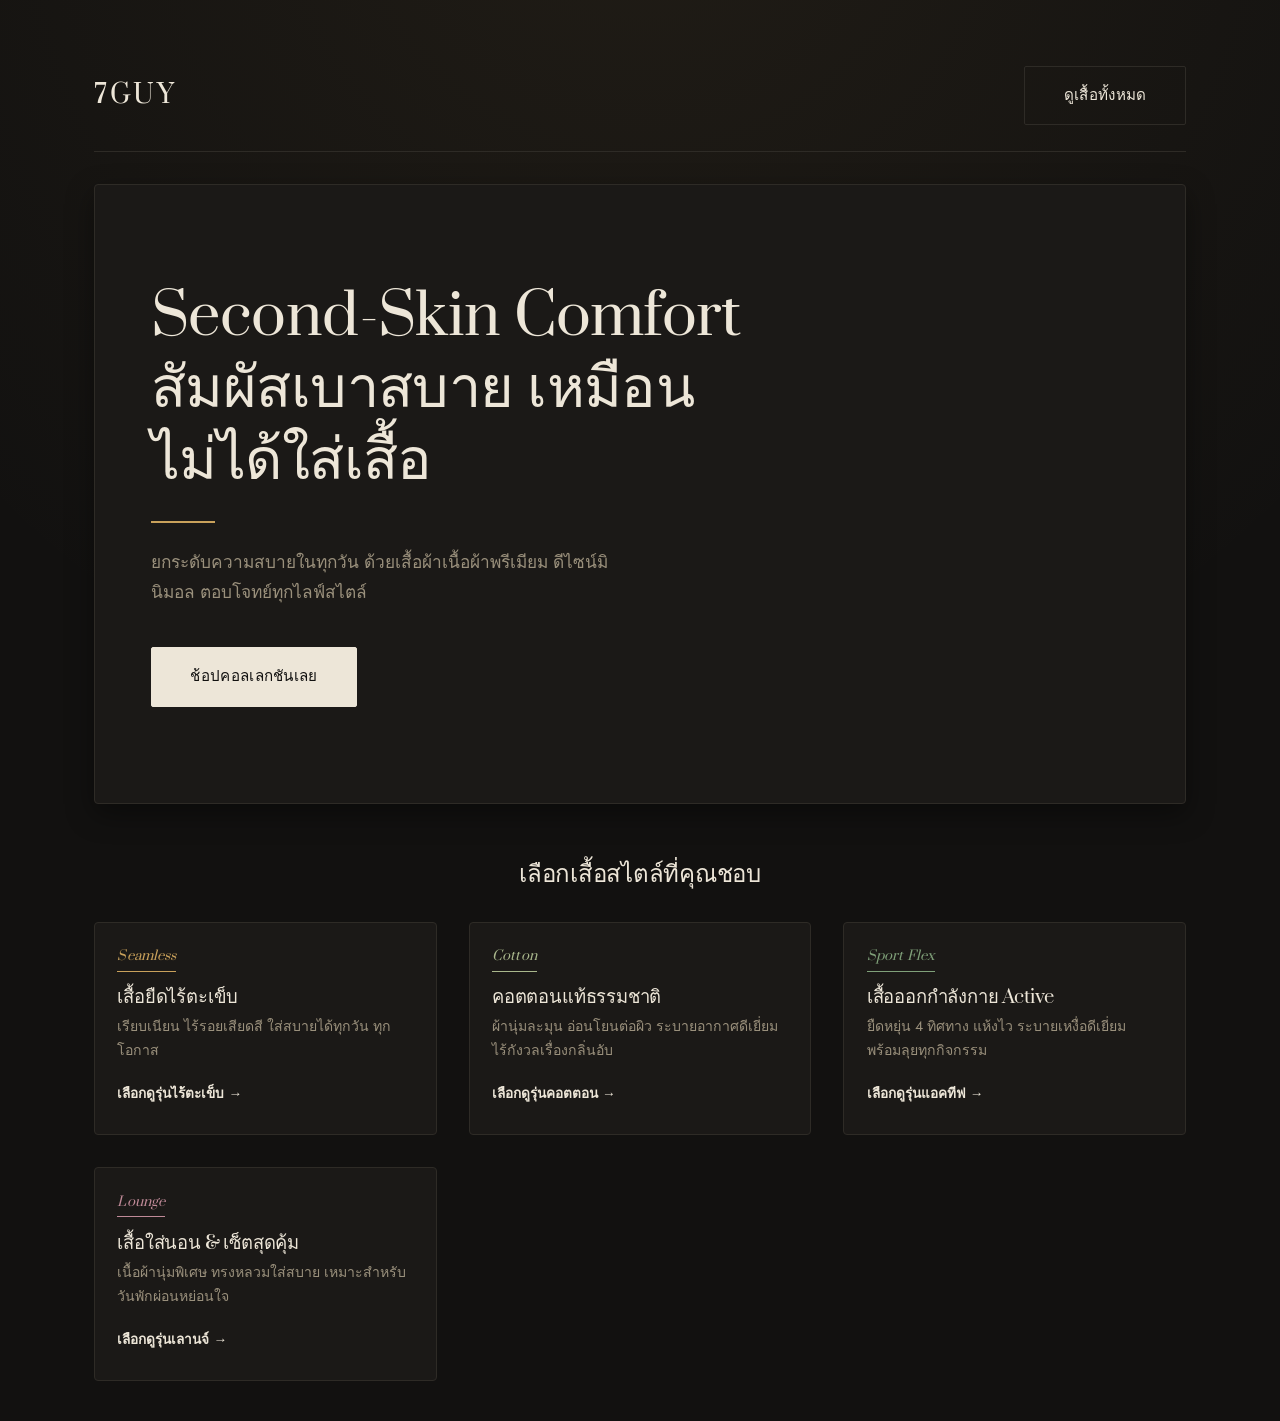
<file: index.html>
<!DOCTYPE html>
<html lang="th">
<head>
  <meta charset="UTF-8">
  <meta name="viewport" content="width=device-width, initial-scale=1.0">
  <title>7GUY | เสื้อยืดพรีเมียม นุ่ม ใส่สบาย ดุจผิวที่สอง</title>
  <link rel="stylesheet" href="style.css">
</head>
<body>
  <div class="container">
    <header class="nav-header">
      <div class="brand-logo">7GUY</div>
      <a href="product.html" class="btn btn-secondary">ดูเสื้อทั้งหมด</a>
    </header>

    <section class="hero">
      <h1>Second-Skin Comfort<br>สัมผัสเบาสบาย เหมือนไม่ได้ใส่เสื้อ</h1>
      <p>ยกระดับความสบายในทุกวัน ด้วยเสื้อผ้าเนื้อผ้าพรีเมียม ดีไซน์มินิมอล ตอบโจทย์ทุกไลฟ์สไตล์</p>
      <a href="product.html" class="btn">ช้อปคอลเลกชันเลย</a>
    </section>

    <h2 style="text-align: center; margin-bottom: 2rem;">เลือกเสื้อสไตล์ที่คุณชอบ</h2>
    <div class="mood-grid">
      <a href="product.html?mood=seamless" class="card">
        <span class="card-tag tag-seamless">Seamless</span>
        <h3>เสื้อยืดไร้ตะเข็บ</h3>
        <p>เรียบเนียน ไร้รอยเสียดสี ใส่สบายได้ทุกวัน ทุกโอกาส</p>
        <span style="font-size: 0.85rem; font-weight:600;">เลือกดูรุ่นไร้ตะเข็บ →</span>
      </a>
      <a href="product.html?mood=cotton" class="card">
        <span class="card-tag tag-cotton">Cotton</span>
        <h3>คอตตอนแท้ธรรมชาติ</h3>
        <p>ผ้านุ่มละมุน อ่อนโยนต่อผิว ระบายอากาศดีเยี่ยม ไร้กังวลเรื่องกลิ่นอับ</p>
        <span style="font-size: 0.85rem; font-weight:600;">เลือกดูรุ่นคอตตอน →</span>
      </a>
      <a href="product.html?mood=sport" class="card">
        <span class="card-tag tag-sport">Sport Flex</span>
        <h3>เสื้อออกกำลังกาย Active</h3>
        <p>ยืดหยุ่น 4 ทิศทาง แห้งไว ระบายเหงื่อดีเยี่ยม พร้อมลุยทุกกิจกรรม</p>
        <span style="font-size: 0.85rem; font-weight:600;">เลือกดูรุ่นแอคทีฟ →</span>
      </a>
      <a href="product.html?mood=lounge" class="card">
        <span class="card-tag tag-lounge">Lounge</span>
        <h3>เสื้อใส่นอน & เซ็ตสุดคุ้ม</h3>
        <p>เนื้อผ้านุ่มพิเศษ ทรงหลวมใส่สบาย เหมาะสำหรับวันพักผ่อนหย่อนใจ</p>
        <span style="font-size: 0.85rem; font-weight:600;">เลือกดูรุ่นเลานจ์ →</span>
      </a>
    </div>
  </div>
</body>
</html>
</file>
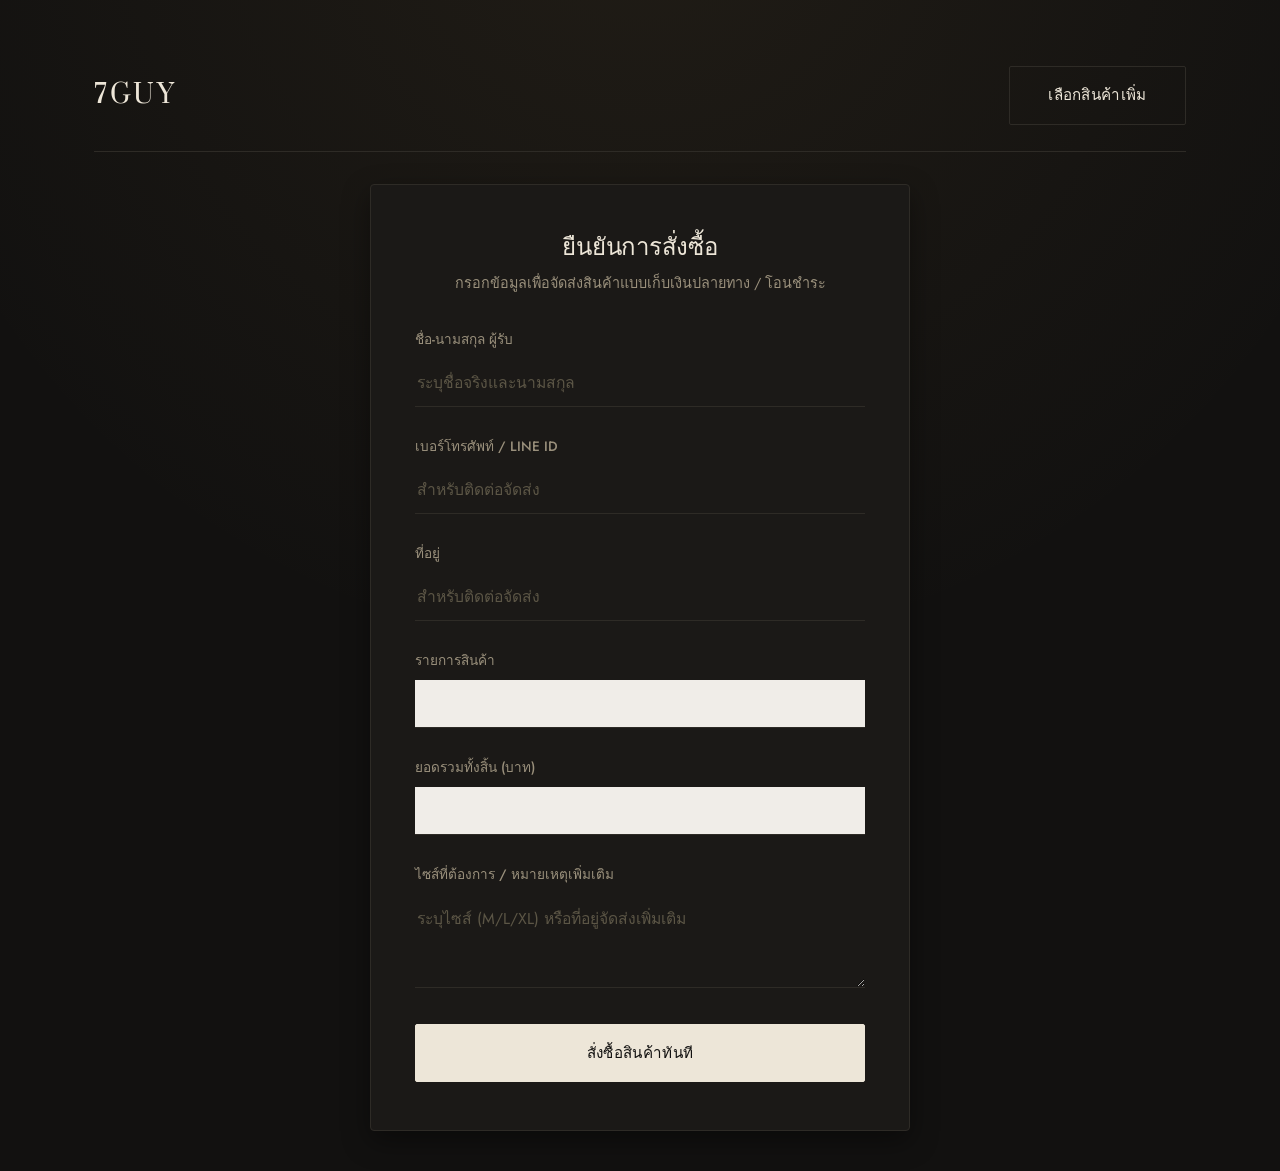
<file: order.html>
<!DOCTYPE html>
<html lang="th">
<head>
  <meta charset="UTF-8">
  <meta name="viewport" content="width=device-width, initial-scale=1.0">
  <title>Checkout | 7GUY</title>
  <link rel="stylesheet" href="style.css">
</head>
<body>
  <div class="container">
    <header class="nav-header">
      <a href="index.html" class="brand-logo">7GUY</a>
      <a href="product.html" class="btn btn-secondary">เลือกสินค้าเพิ่ม</a>
    </header>

    <div class="form-card">
      <h2 style="text-align: center; margin-bottom: 0.5rem;">ยืนยันการสั่งซื้อ</h2>
      <p style="text-align: center; color: var(--text-muted); font-size: 0.9rem; margin-bottom: 2rem;">กรอกข้อมูลเพื่อจัดส่งสินค้าแบบเก็บเงินปลายทาง / โอนชำระ</p>
      
      <form id="orderForm">
        <div class="form-group">
          <label>ชื่อ-นามสกุล ผู้รับ</label>
          <input type="text" id="customerName" placeholder="ระบุชื่อจริงและนามสกุล" required>
        </div>
        <div class="form-group">
          <label>เบอร์โทรศัพท์ / LINE ID</label>
          <input type="text" id="contact" placeholder="สำหรับติดต่อจัดส่ง" required>
        </div>
        <div class="form-group">
          <label>ที่อยู่</label>
          <input type="text" id="contact" placeholder="สำหรับติดต่อจัดส่ง" required>
        </div>
        <div class="form-group">
          <label>รายการสินค้า</label>
          <input type="text" id="items" readonly style="background:#f0ede8; color:#333; font-weight:600;">
        </div>
        <div class="form-group">
          <label>ยอดรวมทั้งสิ้น (บาท)</label>
          <input type="number" id="total" readonly style="background:#f0ede8; color:#333; font-weight:600;">
        </div>
        <div class="form-group">
          <label>ไซส์ที่ต้องการ / หมายเหตุเพิ่มเติม</label>
          <textarea id="note" rows="3" placeholder="ระบุไซส์ (M/L/XL) หรือที่อยู่จัดส่งเพิ่มเติม"></textarea>
        </div>
        <button type="submit" class="btn" style="width:100%;">สั่งซื้อสินค้าทันที</button>
      </form>
    </div>
  </div>
  <script src="script.js"></script>
</body>
</html>
</file>
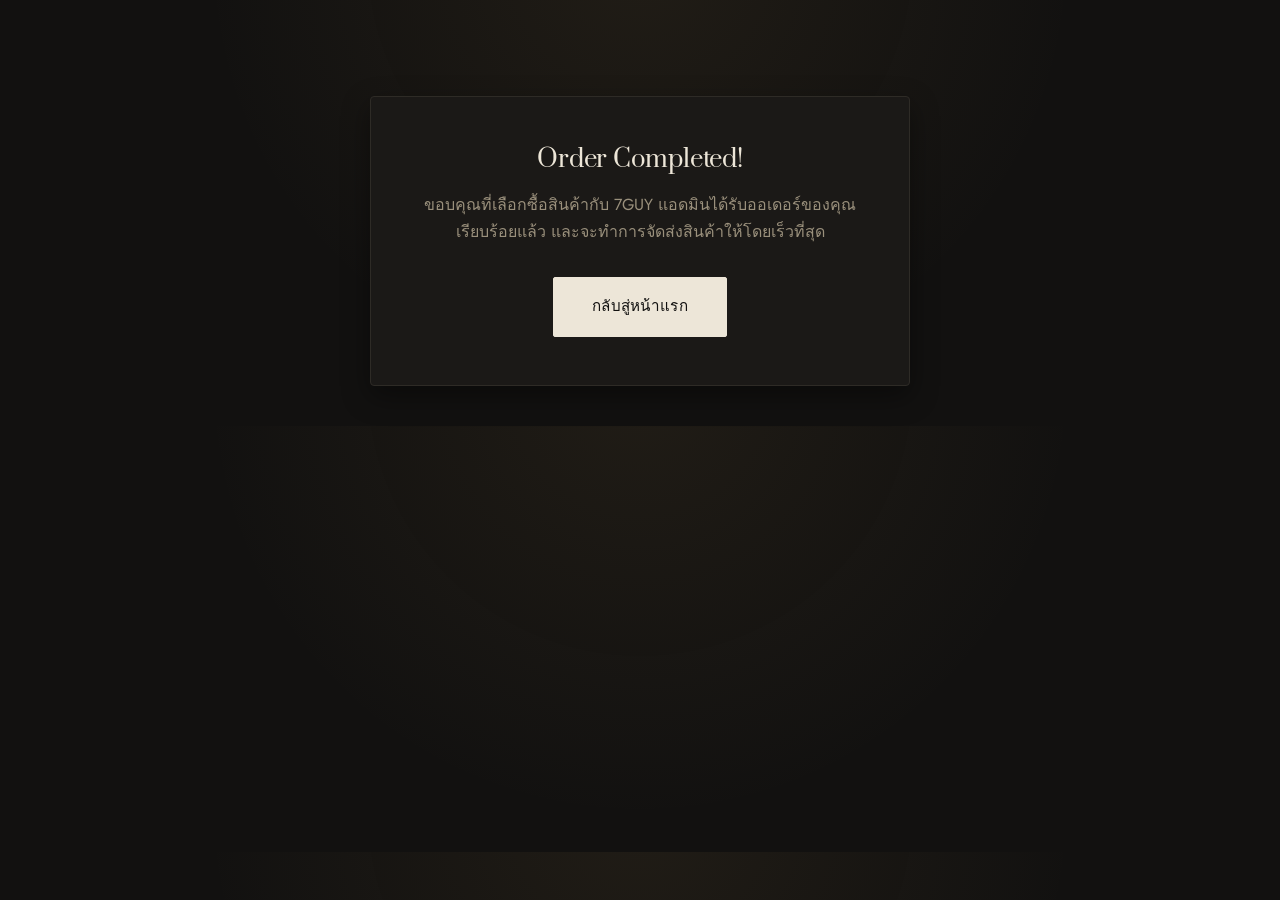
<file: thankyou.html>
<!DOCTYPE html>
<html lang="th">
<head>
  <meta charset="UTF-8">
  <meta name="viewport" content="width=device-width, initial-scale=1.0">
  <title>Thank You | 7GUY</title>
  <link rel="stylesheet" href="style.css">
</head>
<body>
  <div class="container" style="text-align: center; padding-top: 6rem;">
    <div class="form-card">
      <h2 style="margin-bottom: 1rem;">Order Completed!</h2>
      <p style="color: var(--text-muted); margin-bottom: 2rem;">ขอบคุณที่เลือกซื้อสินค้ากับ 7GUY แอดมินได้รับออเดอร์ของคุณเรียบร้อยแล้ว และจะทำการจัดส่งสินค้าให้โดยเร็วที่สุด</p>
      <a href="index.html" class="btn">กลับสู่หน้าแรก</a>
    </div>
  </div>
</body>
</html>
</file>
<file: style.css>
@import url('https://fonts.googleapis.com/css2?family=Jost:wght@300;400;500;600&family=Prata&display=swap');

:root {
  /* Core palette — deep charcoal, warm ivory, brass accent */
  --bg-color: #121110;
  --card-bg: #1B1917;
  --ink: #121110;
  --text-main: #EDE6D8;
  --text-muted: #9A907C;
  --accent-gold: #C9A15B;
  --border-light: #2E2B26;
  --border-dark: #EDE6D8;
  --shadow-soft: 0 10px 28px rgba(0, 0, 0, 0.4);
  --shadow-hover: 0 20px 44px rgba(0, 0, 0, 0.55);

  /* Mood tags — tuned brighter to read clearly on a dark card */
  --seamless-tag: #C9A15B;
  --cotton-tag: #A9B78C;
  --sport-tag: #7FA079;
  --lounge-tag: #C08A98;

  --radius-sm: 2px;
  --radius-md: 4px;
  --ease: cubic-bezier(0.16, 1, 0.3, 1);
}

* { box-sizing: border-box; margin: 0; padding: 0; }

body {
  font-family: 'Jost', sans-serif;
  font-weight: 400;
  background-color: var(--bg-color);
  background-image: radial-gradient(circle at 50% -10%, rgba(201, 161, 91, 0.08), transparent 55%);
  color: var(--text-main);
  line-height: 1.7;
  -webkit-font-smoothing: antialiased;
}

h1, h2, h3 {
  font-family: 'Prata', serif;
  font-weight: 400;
  letter-spacing: -0.01em;
  line-height: 1.25;
}

a { text-decoration: none; color: inherit; }

.container { max-width: 1140px; margin: 0 auto; padding: 2.5rem 1.5rem; }

/* ============ Navbar ============ */
.nav-header {
  display: flex;
  justify-content: space-between;
  align-items: center;
  padding: 1.6rem 0;
  border-bottom: 1px solid var(--border-light);
  margin-bottom: 2rem;
}

.brand-logo {
  font-family: 'Prata', serif;
  font-size: 1.6rem;
  letter-spacing: 2.5px;
  text-transform: uppercase;
  color: var(--text-main);
}

.nav-header nav a {
  font-size: 0.92rem;
  color: var(--text-muted);
  margin-left: 2rem;
  padding-bottom: 4px;
  border-bottom: 1px solid transparent;
  transition: color 0.25s var(--ease), border-color 0.25s var(--ease);
}

.nav-header nav a:hover,
.nav-header nav a.active {
  color: var(--text-main);
  border-color: var(--accent-gold);
}

/* ============ Hero Section ============ */
.hero {
  text-align: left;
  padding: 6rem 3.5rem;
  background: var(--card-bg);
  border-radius: var(--radius-md);
  box-shadow: var(--shadow-soft);
  margin-bottom: 3.5rem;
  border: 1px solid var(--border-light);
}

.hero h1 {
  font-size: clamp(2.4rem, 4.5vw, 3.6rem);
  max-width: 15ch;
  margin-bottom: 1.6rem;
  padding-bottom: 1.6rem;
  position: relative;
  color: var(--text-main);
}

.hero h1::after {
  content: '';
  position: absolute;
  bottom: 0;
  left: 0;
  width: 64px;
  height: 2px;
  background: var(--accent-gold);
}

.hero p {
  color: var(--text-muted);
  font-size: 1.08rem;
  max-width: 46ch;
  margin: 0 0 2.5rem;
}

/* ============ Buttons ============ */
/* Light ivory fill on dark surfaces reads as the premium move here,
   rather than a bright accent color block. */
.btn {
  display: inline-block;
  padding: 1rem 2.4rem;
  border: 1px solid var(--border-dark);
  background: var(--border-dark);
  color: var(--ink);
  font-family: 'Jost', sans-serif;
  font-size: 0.95rem;
  font-weight: 500;
  letter-spacing: 0.02em;
  border-radius: var(--radius-sm);
  cursor: pointer;
  transition: background 0.35s var(--ease), color 0.35s var(--ease), transform 0.35s var(--ease);
}

.btn:hover {
  background: transparent;
  color: var(--border-dark);
  transform: translateY(-2px);
}

.btn-secondary {
  background: transparent;
  color: var(--text-main);
  border: 1px solid var(--border-light);
}

.btn-secondary:hover {
  border-color: var(--border-dark);
  background: var(--border-dark);
  color: var(--ink);
}

/* ============ Grid & Cards ============ */
.mood-grid, .product-grid {
  display: grid;
  grid-template-columns: repeat(auto-fill, minmax(260px, 1fr));
  gap: 2rem;
}

.card {
  background: var(--card-bg);
  border: 1px solid var(--border-light);
  border-radius: var(--radius-md);
  padding: 1.4rem 1.4rem 1.8rem;
  text-align: left;
  transition: transform 0.35s var(--ease), border-color 0.35s var(--ease), box-shadow 0.35s var(--ease);
  position: relative;
  overflow: hidden;
  display: flex;
  flex-direction: column;
}

.card:hover {
  transform: translateY(-6px);
  border-color: var(--accent-gold);
  box-shadow: var(--shadow-hover);
}

.card img {
  width: 100%;
  aspect-ratio: 1/1;
  object-fit: cover;
  border-radius: var(--radius-sm);
  margin-bottom: 1.2rem;
  background-color: #26221D;
  filter: grayscale(10%) brightness(0.96);
  transition: filter 0.5s var(--ease), transform 0.6s var(--ease);
}

.card:hover img {
  filter: grayscale(0%) brightness(1);
  transform: scale(1.015);
}

.card h3 { font-size: 1.15rem; margin-bottom: 0.4rem; color: var(--text-main); }
.card p { color: var(--text-muted); font-size: 0.88rem; margin-bottom: 1.2rem; flex-grow: 1; }
.card .price { font-size: 1.05rem; font-weight: 500; font-family: 'Prata', serif; color: var(--accent-gold); margin-bottom: 1rem; }

/* ============ Category Tags ============ */
.card-tag {
  display: inline-block;
  font-family: 'Prata', serif;
  font-style: italic;
  font-size: 0.82rem;
  font-weight: 400;
  letter-spacing: 0.01em;
  padding-bottom: 0.2rem;
  border-bottom: 1px solid currentColor;
  margin-bottom: 0.9rem;
  width: fit-content;
}

.tag-seamless { color: var(--seamless-tag); }
.tag-cotton { color: var(--cotton-tag); }
.tag-sport { color: var(--sport-tag); }
.tag-lounge { color: var(--lounge-tag); }

/* ============ Filter Bar ============ */
#filter-bar {
  display: flex;
  justify-content: center;
  gap: 0.8rem;
  flex-wrap: wrap;
  margin-bottom: 3rem;
}

#filter-bar button {
  padding: 0.65rem 1.5rem;
  border: 1px solid var(--border-light);
  background: var(--card-bg);
  color: var(--text-muted);
  border-radius: 30px;
  font-family: 'Jost', sans-serif;
  font-size: 0.88rem;
  font-weight: 500;
  cursor: pointer;
  transition: all 0.25s var(--ease);
}

#filter-bar button:hover,
#filter-bar button.active {
  border-color: var(--border-dark);
  background: var(--border-dark);
  color: var(--ink);
}

/* ============ Forms ============ */
.form-card {
  background: var(--card-bg);
  padding: 3rem 2.75rem;
  border-radius: var(--radius-md);
  border: 1px solid var(--border-light);
  box-shadow: var(--shadow-soft);
  max-width: 540px;
  margin: 0 auto;
}

.form-group { margin-bottom: 1.75rem; text-align: left; }

.form-group label {
  display: block;
  margin-bottom: 0.5rem;
  font-size: 0.85rem;
  font-weight: 500;
  color: var(--text-muted);
}

.form-group input, .form-group textarea {
  width: 100%;
  padding: 0.75rem 0.15rem;
  border: none;
  border-bottom: 1px solid var(--border-light);
  border-radius: 0;
  font-family: inherit;
  font-size: 0.98rem;
  color: var(--text-main);
  background: transparent;
  transition: border-color 0.25s var(--ease);
}

.form-group input::placeholder, .form-group textarea::placeholder { color: #5C5646; }

.form-group input:focus, .form-group textarea:focus {
  outline: none;
  border-color: var(--accent-gold);
}

/* ============ Table ============ */
.table-container {
  background: var(--card-bg);
  border-radius: var(--radius-md);
  border: 1px solid var(--border-light);
  overflow-x: auto;
  box-shadow: var(--shadow-soft);
}

table { width: 100%; border-collapse: collapse; text-align: left; font-size: 0.92rem; }

th {
  background: transparent;
  padding: 1.2rem 1.25rem;
  font-family: 'Jost', sans-serif;
  font-weight: 600;
  letter-spacing: 0.01em;
  color: var(--text-main);
  border-bottom: 2px solid var(--border-dark);
}

td { padding: 1.2rem 1.25rem; border-bottom: 1px solid var(--border-light); color: var(--text-muted); }
tr:last-child td { border-bottom: none; }

/* ============ Accessibility & motion ============ */
a:focus-visible,
button:focus-visible,
input:focus-visible,
textarea:focus-visible {
  outline: 2px solid var(--accent-gold);
  outline-offset: 2px;
}

@media (prefers-reduced-motion: reduce) {
  * { transition: none !important; animation: none !important; }
}

/* ============ Responsive ============ */
@media (max-width: 640px) {
  .hero { padding: 3.5rem 1.5rem; }
  .hero h1 { max-width: none; }
  .nav-header { flex-direction: column; gap: 1rem; align-items: flex-start; }
  .nav-header nav a { margin-left: 0; margin-right: 1.5rem; }
  .form-card { padding: 2rem 1.5rem; }
}
</file>
